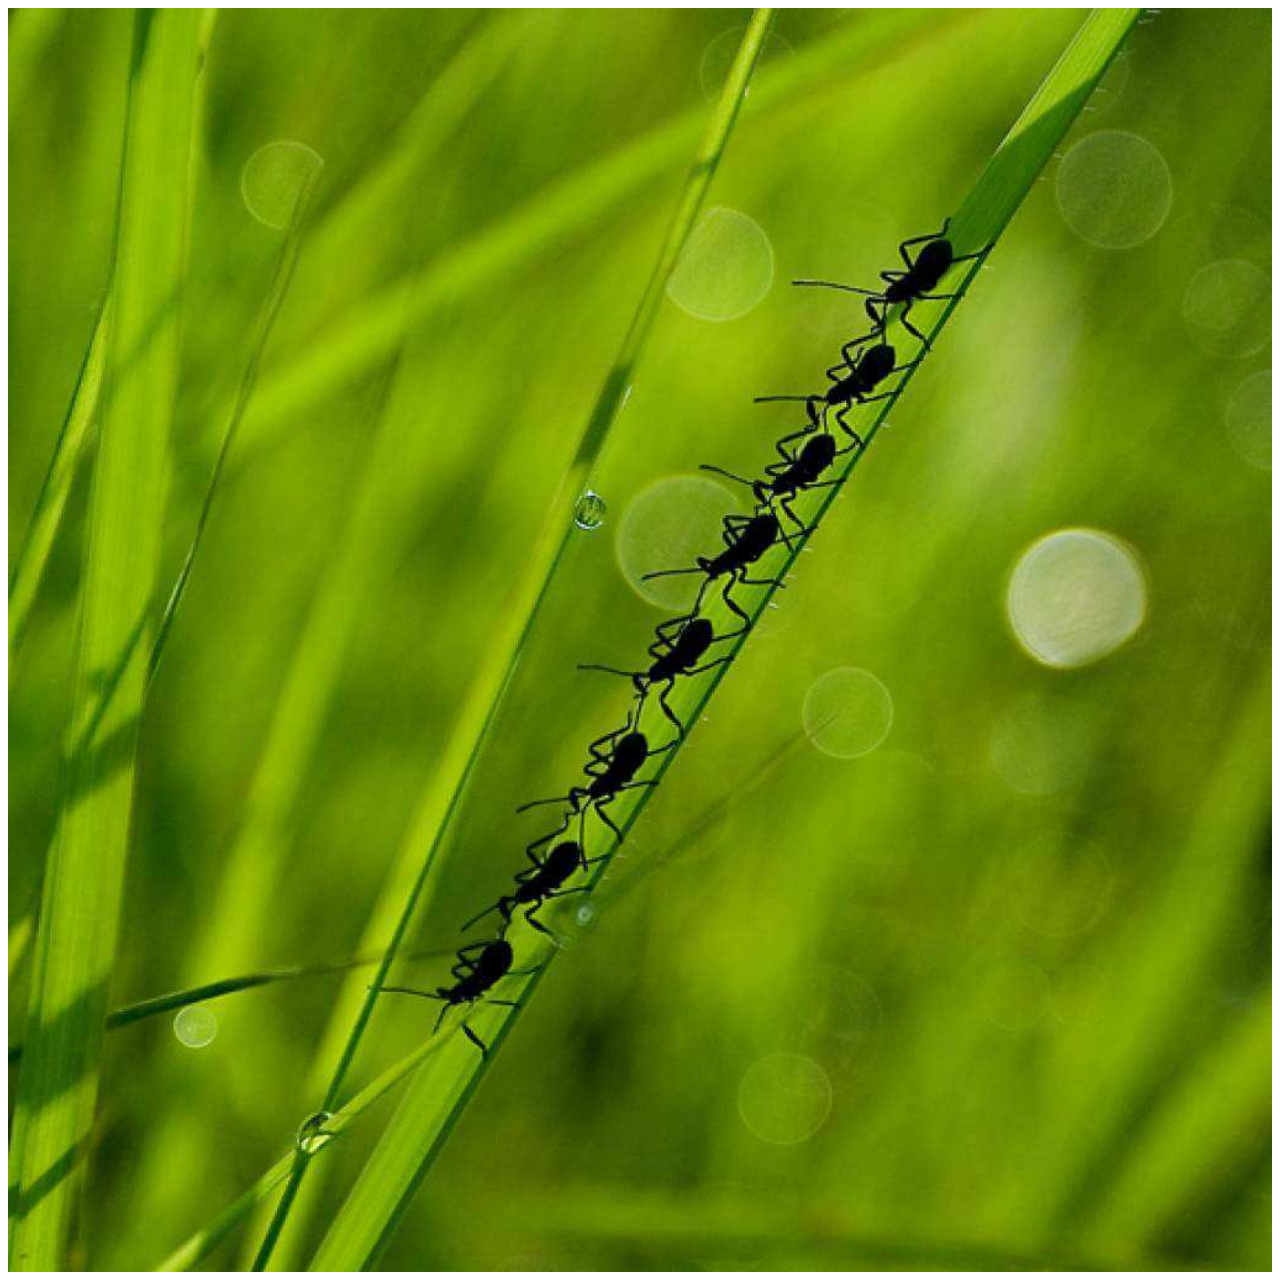
<file: swiper/Swiper demo.html>
<!DOCTYPE html>
<html lang="en"><head>
<meta http-equiv="content-type" content="text/html; charset=UTF-8">
    <meta charset="utf-8">
    <title>Swiper demo</title>
    <meta name="viewport" content="width=device-width, initial-scale=1, minimum-scale=1, maximum-scale=1">
    <!-- Link Swiper's CSS -->
    <link rel="stylesheet" href="Swiper%20demo_files/swiper-bundle.css">

    <!-- Demo styles -->
    <style>
      .swiper {
        width: 100%;
        height: 100%;
      }

      .swiper-slide {
        background-position: center;
        background-size: cover;
      }

      .swiper-slide img {
        display: block;
        width: 100%;
      }
    </style>
  </head>

  <body>
    <!-- Swiper -->
    <div class="swiper mySwiper swiper-container swiper-fade swiper-initialized swiper-horizontal swiper-pointer-events">
      <div class="swiper-wrapper" id="swiper-wrapper-119374b28d522b33" aria-live="polite">
        <div class="swiper-slide swiper-slide-visible swiper-slide-active" style="width: 1366px; opacity: 1; transform: translate3d(0px, 0px, 0px); transition-delay: 1500ms;" role="group" aria-label="1 / 4">
          <img src="Swiper%20demo_files/nature-1.jpg">
        </div>
        <div class="swiper-slide swiper-slide-next" style="width: 1366px; opacity: 0; transform: translate3d(-1366px, 0px, 0px); " role="group" aria-label="2 / 4">
          <img src="Swiper%20demo_files/nature-2.jpg">
        </div>
        <div class="swiper-slide" style="width: 1366px; opacity: 0; transform: translate3d(-2732px, 0px, 0px); " role="group" aria-label="3 / 4">
          <img src="Swiper%20demo_files/nature-3.jpg">
        </div>
        <div class="swiper-slide" style="width: 1366px; opacity: 0; transform: translate3d(-4098px, 0px, 0px);  " role="group" aria-label="4 / 4">
          <img src="Swiper%20demo_files/nature-4.jpg">
        </div>
      </div>
      <span class="swiper-notification" aria-live="assertive" aria-atomic="true"></span>
    </div>

    <!-- Swiper JS -->
    <script src="Swiper%20demo_files/swiper-bundle.js"></script>

    <!-- Initialize Swiper -->
    <script>
      var swiper = new Swiper(".mySwiper", {
        spaceBetween: 30,
        effect: "fade",
        loop:true,
        navigation: {
          nextEl: ".swiper-button-next",
          prevEl: ".swiper-button-prev",
        },
        pagination: {
          el: ".swiper-pagination",
          clickable: true,
        }, autoplay: {
          delay: "3000"
        }
      });

    </script>
  

</body></html>
</file>
